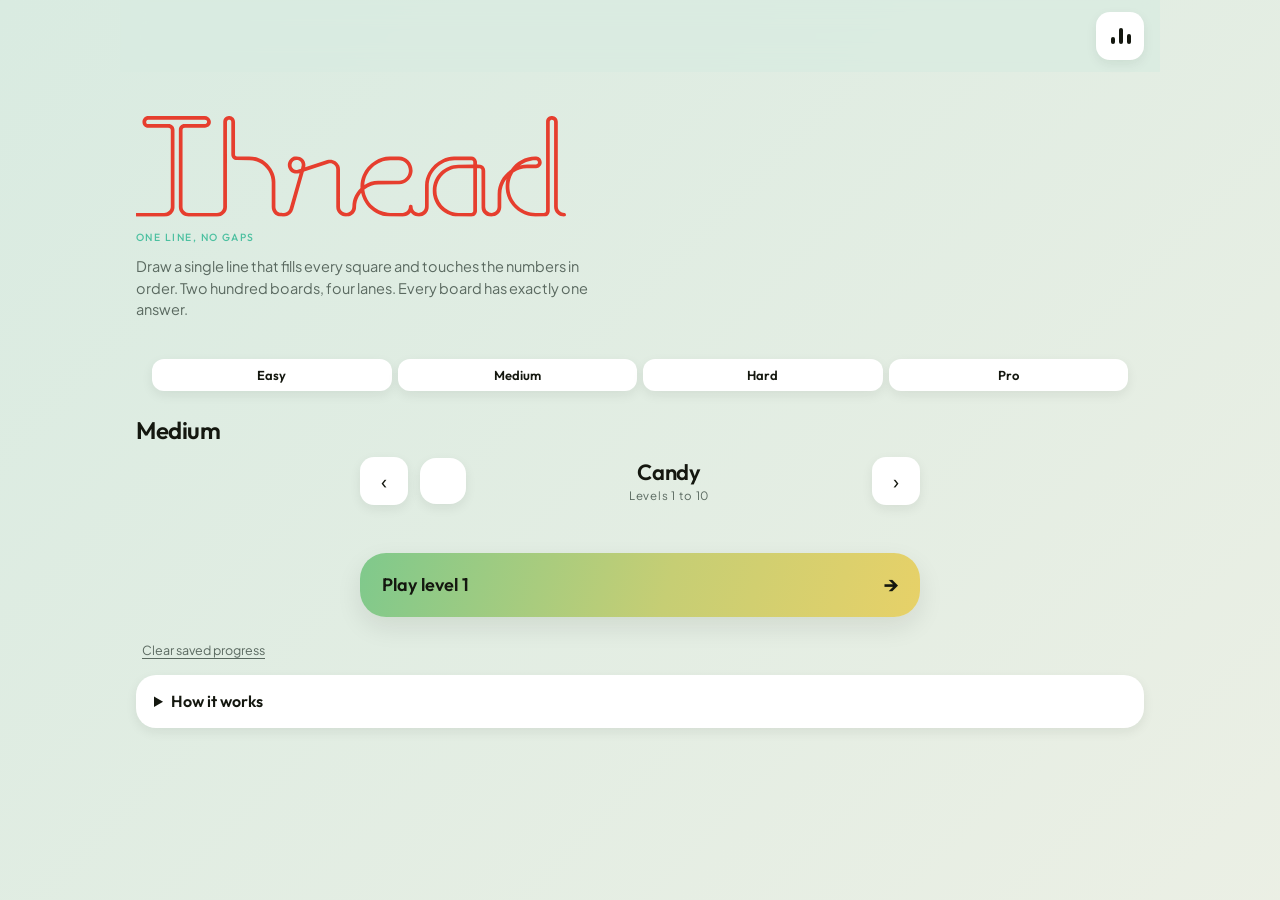
<file: index.html>
<!doctype html>
<html lang="en">
<head>
<meta charset="utf-8">
<title>Thread</title>
<meta name="viewport" content="width=device-width, initial-scale=1, maximum-scale=1, user-scalable=no, viewport-fit=cover">
<meta name="theme-color" content="#FBE4EC">
<meta name="description" content="Thread: one line, no gaps. A logic puzzle in 200 levels.">
<link rel="manifest" href="manifest.webmanifest">
<link rel="apple-touch-icon" href="icons/icon-180.png">
<meta name="apple-mobile-web-app-capable" content="yes">
<meta name="apple-mobile-web-app-title" content="Thread">
<link rel="preconnect" href="https://fonts.googleapis.com">
<link rel="preconnect" href="https://fonts.gstatic.com" crossorigin>
<link href="https://fonts.googleapis.com/css2?family=Outfit:wght@400;500;600;700&family=Plus+Jakarta+Sans:wght@400;500;600;700;800&display=swap" rel="stylesheet">
<link rel="preload" as="image" href="mascot.png">
<link rel="stylesheet" href="styles.css">
</head>
<body>
  <noscript>
  <div style="padding: 40px 20px; text-align: center; font-family: sans-serif; background: #fff; color: #333; position: fixed; inset: 0; z-index: 9999;">
    <h2>JavaScript Required</h2>
    <p>Please enable JavaScript in your browser settings to play Thread.</p>
  </div>
</noscript>


<svg width="0" height="0" style="position:absolute" aria-hidden="true">
  <symbol id="logo" viewBox="0 0 1502.83 351.88"><path fill="currentColor" d="M1293.25,228.41l1.28-8.15c-11.52,15.76-17.63,34.29-17.69,53.75l-.13,44.77c-.03,9.99-4.82,18.82-12.32,25.07-6.24,5.19-13.17,7.49-21.37,7.89-18.26.89-35.3-13.28-35.33-32.29l-.22-129.36c0-3.88-3.3-7.05-6.97-7.06l-8.6-.04v147.97c0,11.61-9.1,20.8-20.64,20.78l-45.33-.08c-13.27-.02-25.8-3.18-37.7-8.99-25.81-12.61-44.49-36.81-49.61-65.12-5.51-30.42,4.31-61.19,26.51-82.45,16.55-15.85,38.29-25.11,61.37-25.13l52.19-.06.05-8.97c.02-2.94-2.36-6.08-5.81-6.08h-59.39c-48.72,0-90.33,41.12-90.42,90.19l-.14,72.42c0,4.89-.78,9.53-2.72,13.78-6.45,14.16-20.88,22.02-36.25,20.28-9.6-1.09-17.99-5.58-23.56-13.93-6.76,9.13-16.88,14.17-28.18,14.14l-45.25-.1c-16.82-.04-32.84-4.6-47.61-12.55-26.46-14.26-45.37-39.69-52.05-68.91l-.25-1.04c-.05-.22-.67,0-.87.13l-7.81,12.19c-6.02,11.34-9.2,23.47-9.19,36.33.02,17.99-13.77,32.78-31.71,33.89-9.52.59-18.39-1.98-25.54-8.1-7.62-6.52-12.06-15.32-12.06-25.64l-.08-132.21c0-13.31-14.49-23.75-26.54-19.78l-85.31,28.05c-.52.17-1.25.78-1.38,1.27l-37.28,131.51c-3.6,12.71-13.78,21.93-26.9,24.24-6.02,1.06-12.19,1.1-18.42.41-17.16-1.89-29.73-16.5-29.75-33.64l-.07-86.21c-.02-28.62-17.26-54.78-42.09-68.12-10.81-5.8-22.24-9.06-34.61-9.11l-45.15-.17c-10.78-.04-19.27-8.77-19.28-19.73l-.07-113.84c0-2.95-1.75-5.03-3.66-6.25-2.28-1.45-5.09-1.84-7.41-.43-2.55,1.55-4.04,3.99-4.04,7.23v297.76c-.01,17.93-15.96,32.85-34.65,32.85h-99.99c-18.2-.01-33.57-14.85-33.57-33.32V48.16c0-10.9,8.66-19.91,19.41-19.93l70.89-.08c4.26,0,8.31-2.69,8.56-7.15s-3.56-7.97-8.15-7.97l-198.26.04c-4.78,0-7.05,5.52-6.52,9.26.5,3.54,2.77,5.8,6.48,5.8h71.41c11.47.01,20.99,8.72,20.99,20.5v270.28c0,5.68-1.76,11.06-4.46,15.54-6.83,11.32-18.46,17.35-31.57,17.35l-97.34-.02c-.44,0-1.09.13-1.09-.07v-1.64s-.02-11.3-.02-11.3h98.43c12.32-.01,23.06-9.53,23.06-21.37V48.62c0-4.93-4.78-7.5-9.01-7.5l-69.91.04c-11.58,0-19.97-8.72-20.11-20.12S31.12,0,43.1,0l197.28.02c4.79,0,8.53,1.42,12.21,3.93,9.77,6.65,12.29,20.42,4.39,29.54-4.11,4.74-10.12,7.63-16.5,7.63h-69.91c-4.25.01-7.93,3.05-7.93,7.71v268.49c0,11.79,9.59,21.38,21.43,21.38h98.93c11.18.01,21.82-9.01,21.82-20.54l.09-297.51c0-12.37,9.9-21.65,22.16-20.57,10.7.95,19.01,9.41,19.02,20.53l.09,115.13c0,3.22,3.45,5.47,6.33,5.48l43.52.04c36.23.04,68.58,21.49,83.3,54.44,4.85,10.85,7.83,22.19,7.84,34.26l.11,87.01c.01,11.14,8.14,20.47,19.19,21.55,5.11.5,10.02.29,14.91-.52,6.35-2.01,11.68-5.79,14.22-11.93l.53-.72,17.48-61.81,17.06-60.35.81-2.88c-.02-.24-.25-.7-.47-.61l-1.29.53c-11.23,2.98-22.89-.13-31.14-8.36-10.8-11.41-10.76-29.76.12-41.1,4.33-4.52,9.51-7.66,15.55-8.87,10.39-2.07,20.75.19,28.19,7.42,7.6,6.89,11.16,17.44,9.12,27.78-.12.31-.63,2.05-.24,1.93l2.5-.78,74.51-24.15c16.83-5.45,34.79,3.39,41.9,19.07,1.71,3.77,2.64,7.7,2.64,11.92l.04,131.83c0,6.87,2.9,12.52,8.02,16.75,6.52,5.39,15.73,6.58,23.42,2.74s11.86-11.16,11.93-19.96c.09-12.78,2.69-25.02,8.12-36.54,4.82-10.45,11.3-19.51,19.61-27.41l.59-1.05c-.92-15.59,1.78-31.04,7.99-45.36,8.82-20.69,23.67-37.57,42.89-49.14,15.49-9.33,32.56-15.09,50.75-15.1l33.09-.02c29.78.71,52.13,28.31,46.51,57.71-4.12,21.55-22.95,38.74-45.31,39.34l-73.37.27c-17.47.06-33.71,5.88-47.54,16.46-1.11.85-1.72,1.31-1.5,2.82,3.17,22.14,13.63,42.67,30.54,57.4,16.79,14.63,38.03,22.8,60.34,22.83l42.49.04c12.66.01,22.56-10.12,22.3-22.55-.08-3.76,3.42-5.72,6.68-5.58,3.8.16,6.29,2.51,6.27,6.31-.03,7.1,2.98,13.42,8.85,17.67,6.71,4.86,15.8,5.46,23.21,1.3,6.89-3.87,11.21-10.85,11.23-19.41l.18-74.41c.04-15.81,4.84-30.54,12.04-44.3,10.99-21,28.54-37.18,50.11-46.95,12.16-5.51,25.01-8.91,38.52-8.92l61.03-.08c9.24-.01,17.1,6.61,19.34,15.51,1.86,7.43-1.04,12.54,2.23,12.62l9.54.24c10.52,1.43,17.54,10.41,17.55,20.9l.04,127.37c0,8.91,6.69,16.3,14.04,18.93,8.91,3.19,17.86.39,23.87-6.34,3.51-3.93,5.22-8.69,5.24-14.06l.12-44.74c.09-33.46,18.12-65.52,45.73-84.1,19.47-29.62,54.1-48.33,89.49-46.69,12.04.56,19.99,11.4,18.79,23.09-1.01,9.77-9.04,17.61-19.12,17.69l-32.73.27c-16.33.14-31.74,5.41-45.46,13.98-1.16.72-2.13,1.75-2.71,2.88l-5.92,11.65c-6.79,16.66-8.72,34.62-5.37,52.54,7.96,42.51,46.09,74.94,89.45,75.11l28.47.11c4.8.02,8.66-2.82,8.66-7.87l.05-311.25c0-10.54,8.34-18.64,18.29-19.57,12.03-1.11,22.77,7.92,22.77,20.25l.03,295.53c0,4.93.88,9.04,3.45,12.88,4.77,7.1,12.15,9.84,20.33,10.31,3.64.21,5.34,5.14,4.59,7.7-1.11,3.8-4.1,5.19-7.82,5.02-19.01-.86-33.6-15.26-33.6-34.37V23.67c0-3.56-.05-6.24-2.62-8.51-2.01-1.77-5.05-2.93-8.06-1.49-2.3,1.1-4.44,3.64-4.44,6.66v310.59c0,11.38-7.99,20.69-19.72,20.72l-30.68.08c-35.31.09-69.67-19.7-88.08-49.84-8.72-14.27-14.17-29.75-15.39-46.47-.66-9.05-.46-17.8.98-27ZM576.48,184.45l2.57-11.43c1.48-10.55-7.3-18.84-17.51-18.86-9.42-.02-17.03,6.3-17.86,15.73-.53,6.04,1.74,11.75,6.77,15.2,4.4,3.02,9.56,4.21,14.8,2.67l11.22-3.31ZM1397.51,169.38c4.26-.44,7.26-3.18,7.41-7.19.11-2.94-2.23-7.26-6.08-7.59-18.58-1.61-41.82,6.81-57.09,18.5,8.9-1.82,16.96-3.67,25.77-3.68l30-.05ZM919.3,226.03c17.89-.05,32.28-14.35,34.17-31.44,2.34-21.19-13.75-39.76-35-39.76h-29.45c-47.81,0-88.49,38.24-91.01,86.34,14.33-9.69,30.69-14.9,48.01-14.94l73.28-.2ZM1127.26,338.69l44.73.05c3.63,0,6.75-2.37,6.75-6.32l.02-149.51-51.69.06c-11.57.01-22.23,2.63-32.46,7.65-35.46,16.98-53.45,58.91-40.07,95.86,6.73,18.59,19.73,33.7,37.04,42.97,11.1,5.95,22.69,9.24,35.69,9.25Z"/></symbol>
</svg>

<!-- ============ sign in ============ -->
<section class="gate done" id="gate">
  <div class="gatecard">
    <svg class="wordmark gatelogo" viewBox="0 0 1502.83 351.88" role="img" aria-label="Thread"><use href="#logo"/></svg>
    <p class="gateblurb">Sign in so your progress follows you to any phone.</p>
    <div id="gNew" hidden>
      <label class="field"><span>Full Name</span>
        <input id="gName" type="text" autocomplete="name" autocapitalize="words" placeholder="e.g. Ana Ruiz">
      </label>
      <label class="field"><span>Date of Birth</span>
        <input id="gDob" type="date" required>
      </label>
    </div>
    <label class="field"><span>Email</span>
      <input id="gEmail" type="email" autocomplete="email" inputmode="email" autocapitalize="none" spellcheck="false" placeholder="you@example.com">
    </label>
    <label class="field"><span>Password</span>
      <input id="gPass" type="password" autocomplete="current-password" placeholder="At least 8 characters">
    </label>
    <button class="gatego" id="gGo">Sign in</button>
    <p class="gateswap">
      <span id="gSwapText">New here?</span>
      <button id="gSwap">Create an account</button>
    </p>
    <p class="gatemsg" id="gMsg" role="status" aria-live="polite"></p>
  </div>
</section>



<div class="wrap">
  <!-- ================= home ================= -->
  <section class="screen on" id="home">
        <div class="hdr">
      <button class="icon" id="who" aria-label="Menu" hidden>
        <svg viewBox="0 0 24 24" width="24" height="24" fill="currentColor"><path d="M3 18h18v-2H3v2zm0-5h18v-2H3v2zm0-7v2h18V6H3z"/></svg>
      </button>
      <div style="flex: 1;"></div>
      <button class="icon snd" id="sndHome" aria-pressed="true" aria-label="Sound on"><div class="eq"><i></i><i></i><i></i></div>
        <svg class="mute-icon" viewBox="0 0 24 24" width="24" height="24" fill="currentColor" style="display:none;"><path d="M16.5 12c0-1.77-1.02-3.29-2.5-4.03v2.21l2.45 2.45c.03-.2.05-.41.05-.63zm2.5 0c0 .94-.2 1.82-.54 2.64l1.51 1.51C20.63 14.91 21 13.5 21 12c0-4.28-2.99-7.86-7-8.77v2.06c2.89.86 5 3.54 5 6.71zM4.27 3L3 4.27 7.73 9H3v6h4l5 5v-6.73l4.25 4.25c-.67.52-1.42.93-2.25 1.18v2.06c1.38-.31 2.63-.95 3.69-1.81L19.73 21 21 19.73l-9-9L4.27 3zM12 4L9.91 6.09 12 8.18V4z"/></svg></button>
    </div>
    <div class="mast">
      <h1 class="logo">
        <svg class="wordmark" viewBox="0 0 1502.83 351.88" role="img" aria-label="Thread"><use href="#logo"/></svg>
        <span>one line, no gaps</span>
      </h1>
      <p>Draw a single line that fills every square and touches the numbers in order. Two hundred boards, four lanes. Every board has exactly one answer.</p>
    </div>

    <div class="lanes" role="group" aria-label="Difficulty">
      <button class="lane" data-lane="easy" aria-pressed="false">
        <b>Easy</b>
      </button>
      <button class="lane" data-lane="medium" aria-pressed="false">
        <b>Medium</b>
      </button>
      <button class="lane" data-lane="hard" aria-pressed="false">
        <b>Hard</b>
      </button>
      <button class="lane" data-lane="pro" aria-pressed="false">
        <b>Pro</b>
      </button>
    </div>

    <div class="bar">
      <h2 id="mapTitle">Medium</h2>
      <span id="mapStat"></span>
    </div>
    <div class="worldbar">
      <button class="icon" id="prevW" aria-label="Previous world">&lsaquo;</button>
      <div class="glyph" id="wGlyph"></div>
      <div class="naming"><b id="wName">Candy</b><small id="wRange">Levels 1 to 10</small></div>
      <button class="icon" id="nextW" aria-label="Next world">&rsaquo;</button>
    </div>
    <div class="map" id="map"></div>
    <div class="pips" id="pips" aria-label="Worlds"></div>
    <button class="cta" id="cta"><span id="ctaLabel">Play level 1</span><span>&rarr;</span></button>

    <div class="foot">
      <button id="resetAll">Clear saved progress</button>
      <details class="rules">
        <summary>How it works</summary>
        <div>
          <ol>
            <li>Start on 1 and finish on the highest number.</li>
            <li>Move between squares that share an edge. No diagonals.</li>
            <li>Fill every open square exactly once. No gaps, no crossings.</li>
            <li>Reach the numbers in order.</li>
          </ol>
          <p>Thick dark bars are walls, and the line cannot cross them. Drag back along the line to rub it out.</p><p>On Medium and Hard you are free to go the wrong way, so you can wall yourself in or take a number out of turn. If the line runs out of room, the board is lost and you start it again. Retries are free and unlimited. Easy keeps a safety net: it refuses any move that would strand a square or skip a number.</p>
          <p>Three dots per level: one for solving it, one for solving it without rubbing anything out, one for doing that inside the target time. Target times are provisional and not yet set from playtest data.</p>
        </div>
      </details>
    </div>
  </section>

  <!-- ================= play ================= -->
  <section class="screen" id="play">
    <div class="top">
      <button class="icon" id="back" aria-label="Back to level list">&larr;</button>
      <div class="lv">Level <span id="lvNum">1</span><em id="lvLane">Medium</em></div>
      <div class="sp"></div>
      <div class="lv" id="lvDots" aria-live="off"></div>
      <button class="icon snd" id="sndPlay" aria-pressed="true" aria-label="Sound on"><div class="eq"><i></i><i></i><i></i></div>
        <svg class="mute-icon" viewBox="0 0 24 24" width="24" height="24" fill="currentColor" style="display:none;"><path d="M16.5 12c0-1.77-1.02-3.29-2.5-4.03v2.21l2.45 2.45c.03-.2.05-.41.05-.63zm2.5 0c0 .94-.2 1.82-.54 2.64l1.51 1.51C20.63 14.91 21 13.5 21 12c0-4.28-2.99-7.86-7-8.77v2.06c2.89.86 5 3.54 5 6.71zM4.27 3L3 4.27 7.73 9H3v6h4l5 5v-6.73l4.25 4.25c-.67.52-1.42.93-2.25 1.18v2.06c1.38-.31 2.63-.95 3.69-1.81L19.73 21 21 19.73l-9-9L4.27 3zM12 4L9.91 6.09 12 8.18V4z"/></svg></button>
    </div>
    <div class="strip"><i id="stripFill"></i></div>

    <div class="stage">
      <div class="side">
        <dl>
          <div class="pair wide"><dt>Lane</dt><dd id="sLane">Medium</dd></div>
          <div class="pair"><dt>Numbers</dt><dd id="sNums">1&ndash;5</dd></div>
          <div class="pair wide"><dt>Squares</dt><dd id="sCells">16</dd></div>
          <div class="pair"><dt>Filled</dt><dd id="sFilled">1</dd></div>
          <div class="pair"><dt>Next</dt><dd id="sNext">2</dd></div>
          <div class="pair wide"><dt>Target time</dt><dd id="sPar">&mdash;</dd></div>
        </dl>
        <p class="note">Arrow keys draw, Backspace rubs out, H asks for a hint, R restarts the board.</p>
      </div>

      <div class="boardwrap">
        <div class="playcol">
          <div class="clock" id="clock" hidden>
            <div class="track"><i id="clockFill"></i></div>
            <div class="lab"><span id="clockLab">0:00</span><span id="clockNote"></span></div>
          </div>
          <div class="boardslot"><svg class="board" id="board" role="application" aria-label="Puzzle board"></svg></div>
          <div class="controls">
            <button class="ctl" id="undo"><b>Rub out</b><span class="badge" id="undoBadge"></span></button>
            <button class="ctl" id="hint"><b>Hint</b><span class="badge" id="hintBadge"></span></button>
            <button class="ctl" id="reset"><b>Start over</b></button>
          </div>
          <div class="say" id="say" role="status" aria-live="polite"></div>
        </div>
      </div>
    </div>
  </section>

  <!-- ================= profile ================= -->
  <section class="screen" id="profile">
    <div class="top">
      <button class="icon" id="profBack" aria-label="Back to home">&larr;</button>
      <div class="lv">Your Profile</div>
      <div class="sp"></div>
    </div>

    <div class="mast" style="padding-top: 10px;">
      <h1>Progress</h1>
      <p>Here is your current standing across all lanes.</p>
    </div>

    <div class="lanes" id="profStats" style="margin-bottom: 18px;">
      <!-- stats injected here -->
    </div>

    

    <div class="rewards" id="profRewards">
      <h2>Looks</h2>
      <p id="profRewardsNote">Earn stars to unlock more.</p>
      <div class="swatches">
        <button data-color="default" class="swatch sw-default">Classic</button>
        <button data-color="pink" id="themePink" class="swatch sw-pink" hidden>Blossom</button>
        <button data-color="gold" id="themeGold" class="swatch sw-gold" hidden>Amber</button>
      </div>
      <div class="swatches">
        <button data-audio="default" class="swatch">Soft sound</button>
        <button data-audio="8bit" id="audio8Bit" class="swatch" hidden>8-bit sound</button>
      </div>
    </div>

    <div class="foot">
      <p style="margin-bottom: 12px;">Have an idea or found a bug?</p>
      <a id="profMailLink" href="#" hidden class="gatego" style="display:inline-block; text-decoration:none; text-align:center;">Email the Developer</a>
      <p id="profMailNote" hidden>No developer address is set yet. Fill in SUPPORT_EMAIL in config.js to switch this on.</p>
      <p style="margin-top: 24px;"><button id="profReset" class="danger">Clear saved progress</button></p>
      <p style="margin-top: 12px;"><button id="profSignOut" style="text-decoration: underline; color: var(--ink-soft);">Sign out</button></p>
    </div>
  </section>
</div>

<div class="over" id="over">
  <div class="card">
    <h3 id="ovTitle">Solved</h3>
    <div class="stars" id="ovStars"><i></i><i></i><i></i></div>
    <p id="ovBody"></p>
    <div class="row">
      <button id="ovAgain">Play again</button>
      <button class="pri" id="ovNext">Next level</button>
    </div>
  </div>
</div>
<script src="config.js"></script>
<script src="logic.js"></script>
<script type="module" src="app.js?v=7"></script>
<script type="module" src="sync.js?v=3"></script>
<script>
  if ('serviceWorker' in navigator) {
    navigator.serviceWorker.register('sw.js').then(function(reg) {
      reg.addEventListener('updatefound', function() {
        const newWorker = reg.installing;
        newWorker.addEventListener('statechange', function() {
          if (newWorker.state === 'installed' && navigator.serviceWorker.controller) {
            const btn = document.createElement('button');
            btn.textContent = 'Update Available - Tap to Refresh';
            btn.style.cssText = 'position:fixed;bottom:24px;left:50%;transform:translateX(-50%);background:var(--ink);color:#fff;padding:12px 24px;border-radius:24px;z-index:9999;font-weight:bold;box-shadow:var(--shadow);';
            btn.onclick = () => window.location.reload();
            document.body.appendChild(btn);
          }
        });
      });
    });
  }
</script>
<div id="syncToast" style="position:fixed; bottom:20px; left:50%; transform:translateX(-50%); background:var(--ink); color:var(--cell); padding:8px 16px; border-radius:20px; font-size:12px; font-family:var(--body); opacity:0; pointer-events:none; transition:opacity 0.3s; z-index:999;">Syncing...</div>
<canvas id="sparks" style="position:fixed; top:0; left:0; width:100%; height:100%; pointer-events:none; z-index:999;"></canvas></body>
</html>
</file>
<file: styles.css>
@view-transition { navigation: auto; }
:root {
    --ground: #D9EBE1;
    --panel: #FFFFFF;
    --cream: #F7F2E7;
    --cell: #FFFFFF;
    --ink: #14170F;
    --ink-soft: #5A6960; /* Darkened for accessibility contrast */
    --rule: #E2EAE3;
    --mint: #4CC0A0;
    --thread: #E63E2E;
    --thread-core: #FF7A5C;
    --gold: #E8C04A;
    --grad: linear-gradient(105deg, #7FC98C 0%, #C6CE74 55%, #E7D168 100%);
    --shadow: 0 10px 26px rgba(20, 23, 15, .09);
    --shadow-s: 0 4px 12px rgba(20, 23, 15, .07);
    --display: "Outfit", ui-sans-serif, system-ui, -apple-system, "Segoe UI", sans-serif;
    --body: "Plus Jakarta Sans", ui-sans-serif, system-ui, -apple-system, "Segoe UI", sans-serif;
  }
  * { box-sizing: border-box; -webkit-tap-highlight-color: transparent; }
  [hidden] { display: none !important; }
  html, body { margin: 0; padding: 0; background: var(--ground); color: var(--ink); font-family: var(--body);
    -webkit-font-smoothing: antialiased; text-rendering: optimizeLegibility; }
  .num { font-variant-numeric: tabular-nums; font-feature-settings: "tnum" 1; }
  body { min-height: 100vh; overscroll-behavior: none; }
  body.playing { overflow: hidden; height: 100vh; height: 100dvh; }
  body.playing .wrap { height: 100vh; height: 100dvh; display: flex; flex-direction: column;
    padding: 0 12px calc(10px + env(safe-area-inset-bottom)); }
  body.playing #play.on { display: flex; flex-direction: column; flex: 1; min-height: 0; }
  button { font: inherit; color: inherit; border: 0; background: none; cursor: pointer; font-family: var(--body); }
  button:focus-visible, [tabindex]:focus-visible { outline: 3px solid var(--mint); outline-offset: 2px; }

  .wrap { max-width: 1040px; margin: 0 auto; padding: 0 16px 24px; }
  .snd { font-size: 19px; line-height: 1; }
  .snd.off { opacity: .38; }
  .screen { display: none; }
.screen.on { display: block; animation: fadeUp 0.3s ease-out forwards; }
@keyframes fadeUp { from { opacity: 0; transform: translateY(15px); } to { opacity: 1; transform: translateY(0); } }
  

  /* ---------- home ---------- */
  .mast { padding: clamp(24px, 7vw, 44px) 0 16px; }
  .mast h1 {
    font-family: var(--display); font-weight: 700; font-size: clamp(52px, 17vw, 96px);
    line-height: .88; margin: 0; letter-spacing: -.01em;
  }
  .mast h1 span { display: block; font-size: .26em; font-weight: 500; letter-spacing: .14em; text-transform: uppercase; color: var(--mint); margin-top: 16px; transition: color .4s ease; }
  .mast p { max-width: 42ch; margin: 14px 0 0; color: var(--ink-soft); line-height: 1.5; font-size: 14.5px; }

  .lanes { display: flex; flex-direction: row; flex-wrap: nowrap; gap: 6px; margin: 22px 16px 12px 16px; justify-content: center; }
.lanes::-webkit-scrollbar { display: none; }

  .lane { padding: 8px 4px; border-radius: 12px; background: var(--panel); box-shadow: var(--shadow-s); text-align: center; flex: 1 1 0; min-width: 0; }
  .lanes .lane b { font-size: 13px; font-weight: 600; display: block; overflow: hidden; text-overflow: ellipsis; }
  .lane b { font-family: var(--display); font-size: 18px; font-weight: 600; display: block; }
  .lane[aria-pressed="true"] { background: var(--ink); color: #fff; box-shadow: var(--shadow); }

  .bar { display: flex; align-items: baseline; justify-content: space-between; margin: 26px 0 12px; }
  .bar h2 { font-family: var(--display); font-weight: 600; font-size: 19px; margin: 0; }
  .bar span { font-size: 12.5px; color: var(--ink-soft); }

  .worldbar { display: flex; align-items: center; gap: 12px; margin: 2px auto 14px; max-width: 560px; }
  .worldbar .glyph { flex: none; width: 46px; height: 46px; border-radius: 16px; background: var(--panel);
    box-shadow: var(--shadow-s); display: flex; align-items: center; justify-content: center; }
  .worldbar .naming { flex: 1; text-align: center; }
  .worldbar .naming b { display: block; font-family: var(--display); font-weight: 600; font-size: 22px; letter-spacing: -.01em; }
  .worldbar .naming small { display: block; font-size: 11.5px; color: var(--ink-soft); letter-spacing: .07em; margin-top: 2px; }
  .worldbar .icon { font-size: 20px; }
  .worldbar .icon:disabled { opacity: .3; box-shadow: none; cursor: default; }

  .map { display: grid; grid-template-columns: repeat(5, 1fr); gap: 8px; max-width: 560px; margin: 0 auto; touch-action: pan-y; }
  .pips { display: flex; flex-wrap: wrap; gap: 7px; justify-content: center; margin: 16px auto 0; max-width: 560px; }
  .pips button { width: 9px; height: 9px; border-radius: 50%; background: rgba(20, 23, 15, .16); padding: 0; }
  .pips button.on { background: var(--mint); transform: scale(1.5); }
  .pips button.locked { opacity: .3; }
  .node {
    position: relative; aspect-ratio: 1; border-radius: 16px; background: var(--panel);
    box-shadow: var(--shadow-s); font-family: var(--display); font-weight: 600; font-size: 17px; letter-spacing: -.01em; font-variant-numeric: tabular-nums;
    display: flex; align-items: center; justify-content: center; padding-bottom: 8px; color: var(--ink);
  }
  .node.locked { color: #B4C2B8; background: rgba(255, 255, 255, .42); box-shadow: none; cursor: default; }
  .node.done { background: var(--cream); }
  .node.next { background: var(--grad); box-shadow: var(--shadow); }
  .node .st { position: absolute; bottom: 7px; left: 0; right: 0; display: flex; justify-content: center; gap: 3px; }
  .node .st i { width: 5px; height: 5px; border-radius: 50%; background: var(--gold); display: block; }

  .cta {
    position: sticky; bottom: 12px; margin: 18px auto 0; max-width: 560px; width: 100%; padding: 18px 22px; border-radius: 26px;
    background: var(--grad); box-shadow: var(--shadow); display: flex; align-items: center; justify-content: space-between;
    font-family: var(--display); font-weight: 600; font-size: 18px;
  }
  .cta span:last-child { font-size: 22px; }

  .foot { margin-top: 22px; font-size: 12.5px; color: var(--ink-soft); line-height: 1.6; }
  .foot button { text-decoration: underline; text-underline-offset: 3px; }
  details.rules { margin-top: 14px; background: var(--panel); border-radius: 20px; padding: 14px 18px; box-shadow: var(--shadow-s); }
  details.rules summary { font-family: var(--display); font-weight: 600; font-size: 16px; cursor: pointer; color: var(--ink); }
  details.rules div { font-size: 13.5px; line-height: 1.6; color: var(--ink-soft); max-width: 62ch; }
  details.rules ol { padding-left: 18px; }

  /* ---------- play ---------- */
  .top { 
    display: flex; align-items: center; gap: 10px; flex: none;
    padding: calc(10px + env(safe-area-inset-top)) 16px 8px;
    margin: 0 -16px;
    position: sticky; top: 0; z-index: 30;
    background: color-mix(in srgb, var(--ground) 75%, transparent);
    backdrop-filter: blur(12px); -webkit-backdrop-filter: blur(12px);
  }
  .top .lv { font-family: var(--display); font-weight: 600; font-size: 17px; font-variant-numeric: tabular-nums; }
  .top .lv em { font-style: normal; color: var(--ink-soft); font-size: 12px; margin-left: 7px; font-family: var(--body); }
  .top .sp { flex: 1; }
  #lvDots { color: var(--gold); letter-spacing: 2px; }
  .icon {
    width: 48px; height: 48px; border-radius: 14px; background: var(--panel); box-shadow: var(--shadow-s);
    font-size: 17px; display: flex; align-items: center; justify-content: center; flex: none;
    color: var(--ink); text-decoration: none;   /* .icon is a link on some pages */
  }
  .strip { height: 4px; border-radius: 4px; background: rgba(255, 255, 255, .6); position: relative; flex: none; overflow: hidden; }
  .strip i { position: absolute; inset: 0 auto 0 0; background: var(--grad); display: block; border-radius: 4px; }

  .stage { display: flex; flex-direction: column; align-items: stretch; flex: 1; min-height: 0; }
  .side { width: 100%; flex: none; }
  .side dl { display: flex; flex-wrap: wrap; gap: 4px 18px; margin: 10px 2px 0; font-size: 12.5px; align-items: baseline; }
  .side dt { color: var(--ink-soft); }
  .side dd { margin: 0 0 0 6px; font-family: var(--display); font-weight: 600; font-size: 14px; font-variant-numeric: tabular-nums; }
  .side .pair { display: flex; align-items: baseline; }
  .side .pair.wide { display: none; }
  .side .note { display: none; }

  .boardwrap { width: 100%; display: flex; flex-direction: column; padding: 4px 0 0; flex: 1; min-height: 0; }
  .playcol { width: 100%; display: flex; flex-direction: column; flex: 1; min-height: 0; }
  .boardslot {
    flex: 1; min-height: 0; position: relative; margin: 10px 0;
    background: var(--cream); border-radius: 28px; box-shadow: var(--shadow);
  }
  svg.board {
    position: absolute; inset: 16px; width: auto; height: auto; display: block;
    touch-action: none; user-select: none; -webkit-user-select: none;
  }
  svg.board text { font-family: var(--display); font-weight: 600; }

  @media (min-width: 860px) {
    .stage { flex-direction: row; align-items: stretch; gap: 32px; }
    .side { width: 280px; flex: none; padding-top: 14px; }
    .side dl { display: grid; grid-template-columns: 1fr auto; gap: 9px 12px; margin: 16px 0 0; font-size: 13px;
      background: var(--panel); border-radius: 22px; padding: 16px 18px; box-shadow: var(--shadow-s); }
    .side .pair, .side .pair.wide { display: contents; }
    .side dd { text-align: right; margin: 0; font-size: 15px; }
    .side .note { display: block; margin-top: 16px; font-size: 12.5px; color: var(--ink-soft); line-height: 1.55; padding: 0 4px; }
    .boardwrap { flex: 1; }
    .boardslot { margin: 0; }
  }

  .clock { width: 100%; max-width: 540px; margin: 0 auto; flex: none; }
  .clock .track { height: 6px; border-radius: 6px; background: rgba(255, 255, 255, .65); position: relative; overflow: hidden; }
  .clock .track i { position: absolute; inset: 0 auto 0 0; background: var(--grad); display: block; }
  .clock.low .track i { background: var(--thread); }
  .clock .lab { display: flex; justify-content: space-between; font-size: 11.5px; color: var(--ink-soft); margin-top: 5px; }
  .clock .lab span:first-child { font-family: var(--display); font-weight: 600; font-size: 13px; color: var(--ink);
    font-variant-numeric: tabular-nums; }

  .controls { user-select: none; -webkit-user-select: none; display: flex; gap: 8px; width: 100%; max-width: 540px; margin: 8px auto 0; flex: none; }
  .ctl {
    flex: 1; min-height: 54px; padding: 14px 8px; border-radius: 20px;
    background: var(--panel); box-shadow: var(--shadow-s); font-size: 14px; position: relative;
  }
  .ctl:disabled { opacity: .42; box-shadow: none; cursor: default; }
  .ctl b { font-weight: 700; }
  .ctl .badge { font-size: 11px; color: var(--ink-soft); margin-left: 5px; font-family: var(--display); }

  .say { height: 32px; display: flex; align-items: center; justify-content: center; text-align: center;
    font-size: 12.5px; line-height: 1.3; color: var(--ink-soft); flex: none; padding: 0 6px; }

  .over { position: fixed; inset: 0; background: rgba(217, 235, 225, .6); backdrop-filter: blur(12px); -webkit-backdrop-filter: blur(12px); display: none;
    align-items: center; justify-content: center; padding: 24px; z-index: 20; }
  .over.on { display: flex; }
  .card { background: var(--panel); border-radius: 30px; padding: 28px 26px; max-width: 340px; width: 100%; box-shadow: var(--shadow); }
  .card h3 { font-family: var(--display); font-weight: 700; font-size: 30px; margin: 0 0 10px; }
  .card p { margin: 0 0 18px; font-size: 13.5px; color: var(--ink-soft); line-height: 1.55; }
  .stars { display: flex; gap: 7px; margin: 0 0 16px; }
  .stars i { width: 12px; height: 12px; border-radius: 50%; background: var(--rule); display: block; }
  .stars i.on { background: var(--gold); }
  .card .row { display: flex; gap: 8px; }
  .card .row button { flex: 1; padding: 15px; border-radius: 20px; background: var(--cream); font-size: 14px; font-family: var(--display); font-weight: 600; }
  .card .row button.pri { background: var(--grad); box-shadow: var(--shadow-s); }

  @media (prefers-reduced-motion: no-preference) {
    .pulse { animation: pulse 1.9s ease-in-out infinite; }
    @keyframes pulse { 0%,100% { opacity: .25 } 50% { opacity: .95 } }
    .win-thread { animation: glow .8s ease-out 1; }
    @keyframes glow { 0% { stroke-width: .13; opacity: .55 } 45% { stroke-width: .3; opacity: 1 } 100% { stroke-width: .13; opacity: .55 } }
  }

/* ---------- wordmark ---------- */
.wordmark { display: block; width: min(100%, 430px); height: auto;
  color: var(--thread); fill: currentColor; transition: color .4s ease, fill .4s ease; }
.wordmark * { fill: currentColor; }
@media (prefers-reduced-motion: reduce) { .wordmark { transition: none; } }

/* ---------- home header ---------- */
.hdr { 
  display: flex; align-items: center; gap: 8px; 
  padding: calc(12px + env(safe-area-inset-top)) 16px 12px;
  margin: 0 -16px;
  position: sticky; top: 0; z-index: 30;
  background: color-mix(in srgb, var(--ground) 75%, transparent);
  backdrop-filter: blur(12px); -webkit-backdrop-filter: blur(12px);
}
.hdr .who {
  flex: 1; font-size: 12.5px; color: var(--ink-soft); overflow: hidden;
  text-overflow: ellipsis; white-space: nowrap; text-align: left; padding: 0;
  text-decoration: underline; text-underline-offset: 3px; cursor: pointer;
}

/* ---------- sign in ---------- */
.gate { position: fixed; inset: 0; z-index: 40; background: color-mix(in srgb, var(--ground) 85%, transparent); backdrop-filter: blur(12px); -webkit-backdrop-filter: blur(12px);
  display: flex; align-items: center; justify-content: center;
  padding: 24px calc(20px + env(safe-area-inset-left)) calc(24px + env(safe-area-inset-bottom)); }
.gate.done { display: none; }
.gatecard { width: 100%; max-width: 380px; }
.gatelogo { width: min(74%, 280px); margin: 0 auto 18px; }
.gateblurb { text-align: center; font-size: 14px; color: var(--ink-soft); line-height: 1.5; margin: 0 0 22px; }
.field { display: block; margin: 0 0 12px; }
.field span { display: block; font-size: 12px; color: var(--ink-soft); margin: 0 0 6px 14px; }
.field input {
  width: 100%; font: inherit; font-size: 16px; color: var(--ink);
  padding: 15px 16px; border: 0; border-radius: 20px; background: var(--panel); box-shadow: var(--shadow-s);
}
.field input:focus { outline: 3px solid var(--mint); outline-offset: 2px; }
.gatego {
  width: 100%; margin-top: 6px; padding: 17px; border-radius: 22px; background: var(--grad);
  box-shadow: var(--shadow); font-family: var(--display); font-weight: 600; font-size: 17px;
}
.gatego:disabled { opacity: .55; cursor: default; }
.gateswap { text-align: center; font-size: 13px; color: var(--ink-soft); margin: 16px 0 0; }
.gateswap button { text-decoration: underline; text-underline-offset: 3px; color: var(--ink); }
.gatemsg { min-height: 34px; text-align: center; font-size: 13px; line-height: 1.4; color: var(--thread); margin: 10px 0 0; }
.gatemsg.ok { color: var(--ink-soft); }

/* ---------- splash ---------- */
/* Full-bleed artwork on its own white ground, shown while the app works out
   whether anyone is signed in, and again by name after signing in. It is
   contained rather than cropped so the lettering survives every aspect ratio. */
.splash {
  position: fixed; inset: 0; z-index: 50; background: #fff;
  display: flex; align-items: center; justify-content: center;
  transition: opacity .45s ease;
}
.splash.go { opacity: 0; pointer-events: none; }
.splash img { width: 100%; height: 100%; object-fit: contain; display: block; }
.splashname {
  position: absolute; left: 0; right: 0; bottom: max(7vh, 40px);
  margin: 0; text-align: center; padding: 0 24px;
  font-family: var(--display); font-weight: 600; font-size: clamp(19px, 5.4vw, 26px);
  letter-spacing: -.01em; color: #E63E2E;
}

/* ---------- Micro-interactions & View Transitions ---------- */
.lane, .icon, .cta, .gatego { transition: transform 0.2s cubic-bezier(0.34, 1.56, 0.64, 1), box-shadow 0.2s ease, opacity 0.2s ease; }

@media (hover: hover) {
  .lane:hover { transform: scale(1.02); }
  .icon:hover { transform: scale(1.06); }
  .cta:hover { transform: translateY(-2px); box-shadow: 0 14px 30px rgba(20, 23, 15, .15); }
  .gatego:hover { transform: scale(1.02); }
}

.lane:active { transform: scale(0.96); }
.icon:active { transform: scale(0.92); }
.cta:active { transform: translateY(1px); box-shadow: 0 4px 12px rgba(20, 23, 15, .1); }
.gatego:active { transform: scale(0.96); }

::view-transition-old(root), ::view-transition-new(root) {
  animation-duration: 0.25s;
}

/* ---------- Minimalist Scrollbar ---------- */
::-webkit-scrollbar { width: 6px; height: 6px; }
::-webkit-scrollbar-track { background: transparent; }
::-webkit-scrollbar-thumb { background: color-mix(in srgb, var(--ink-soft) 40%, transparent); border-radius: 10px; }
::-webkit-scrollbar-thumb:hover { background: var(--ink-soft); }

/* ---------- Completion Ripple Glow ---------- */
@keyframes solveRipple {
  0% { box-shadow: 0 0 0 0 rgba(76, 192, 160, 0.5), var(--shadow); }
  100% { box-shadow: 0 0 0 32px rgba(76, 192, 160, 0), var(--shadow); }
}
.boardslot.solved-pulse {
  animation: solveRipple 0.7s cubic-bezier(0.2, 0.8, 0.2, 1);
}


/* ---------- Breathing Background ---------- */
body {
  background: linear-gradient(135deg, var(--ground) 0%, color-mix(in srgb, var(--ground) 40%, var(--cream) 60%) 50%, var(--ground) 100%);
  background-size: 200% 200%;
  animation: breathingBg 12s ease-in-out infinite;
  transition: background 0.8s ease;
}
@keyframes breathingBg {
  0% { background-position: 0% 50%; }
  50% { background-position: 100% 50%; }
  100% { background-position: 0% 50%; }
}

/* ---------- Audio Visualizer ---------- */
.eq { display: flex; gap: 3px; align-items: flex-end; height: 16px; justify-content: center; width: 100%; }
.eq i { 
  width: 4px; background: currentColor; border-radius: 2px; 
  animation: eqBounce 0.5s alternate infinite ease-in-out; 
}
.eq i:nth-child(1) { height: 7px; animation-delay: 0s; }
.eq i:nth-child(2) { height: 16px; animation-delay: 0.2s; }
.eq i:nth-child(3) { height: 10px; animation-delay: 0.4s; }

@keyframes eqBounce {
  0% { height: 4px; }
  100% { height: 16px; }
}

/* Pause animation when sound is off */
.snd.off .eq i { animation: none; height: 4px; transition: height 0.3s ease; }

/* ---------- Staggered Node Reveal ---------- */
@keyframes nodeReveal {
  from { opacity: 0; transform: translateY(16px) scale(0.9); }
  to { opacity: 1; transform: translateY(0) scale(1); }
}
.node {
  animation: nodeReveal 0.4s cubic-bezier(0.34, 1.56, 0.64, 1) backwards;
}

/* ---------- Next Level Unlock Pop ---------- */
.node.next::before {
  content: '';
  position: absolute;
  inset: -3px;
  border-radius: 18px;
  border: 2px solid var(--mint);
  opacity: 0;
  pointer-events: none;
  animation: nextPopRing 2s infinite ease-out 0.8s;
}
@keyframes nextPopRing {
  0% { transform: scale(0.85); opacity: 0; }
  20% { transform: scale(1); opacity: 1; }
  100% { transform: scale(1.15); opacity: 0; }
}

/* ---------- Neon Glowing Lines ---------- */
svg.board path[stroke="var(--thread)"] { filter: drop-shadow(0 0 6px var(--thread)); }



/* ---------- Self-Drawing Logo Animation ---------- */
@keyframes wipeIn {
  0% { clip-path: polygon(0 0, 0 0, 0 100%, 0 100%); }
  100% { clip-path: polygon(0 0, 100% 0, 100% 100%, 0 100%); }
}
.wordmark {
  animation: wipeIn 1.5s cubic-bezier(0.2, 0.8, 0.2, 1) forwards;
}



/* ---------- Star Pop Animation ---------- */
@keyframes starPop {
  0% { transform: scale(0); opacity: 0; }
  60% { transform: scale(1.4); opacity: 1; }
  100% { transform: scale(1); opacity: 1; }
}
.stars i.star-pop {
  animation: starPop 0.4s cubic-bezier(0.34, 1.56, 0.64, 1) forwards;
}

/* ---------- profile ---------- */
/* The stats reuse .lanes, which is a row for the compact home picker. These
   cards carry far more text, so stack them rather than crushing three into a
   phone's width. */
#profStats { flex-direction: column; align-items: stretch; overflow: visible; }
#profStats .lane { text-align: left; flex: auto; }
/* .gatego is a button style and an anchor does not inherit colour from it,
   so without this the link renders in the browser's default blue. */
#profMailLink { color: var(--ink); }
#profMailNote { font-size: 12.5px; line-height: 1.5; }


/* Typographic Hierarchy Refinements */
h1, h2, h3 { line-height: 1.15; letter-spacing: -0.02em; color: var(--ink); }
.mast h1 { font-size: 2.5rem; }
.bar h2 { font-size: 1.5rem; }
.card h3 { font-size: 2rem; }

/* A destructive action should not look like an ordinary link, and it should
   not change colour with the world either: --thread is blue in some worlds
   and red in others, which is no way to signal "this deletes things". */
.foot button.danger {
  color: #C0392B; text-decoration: underline; text-underline-offset: 3px;
  font-weight: 600;
}

/* Custom Themes */
body.theme-pink {
  --thread: #FF107A;
  --thread-core: #FFA9D6;
}
body.theme-gold {
  --thread: #E6B800;
  --thread-core: #FFF0B3;
}

/* Unlocked looks on the profile page */
.rewards { margin-bottom: 30px; }
.rewards h2 { font-size: 18px; margin-bottom: 4px; }
#profRewardsNote { color: var(--ink-soft); font-size: 13px; margin-bottom: 12px; }
.swatches { display: flex; flex-wrap: wrap; gap: 8px; margin-bottom: 8px; }
.swatch {
  padding: 8px 14px; border-radius: 999px; font-size: 13px; font-weight: 600;
  background: var(--cell); color: var(--ink-soft);
  border: 2px solid transparent;
}
.swatch.on { color: var(--ink); border-color: var(--thread); }
.sw-pink.on { border-color: #FF107A; }
.sw-gold.on { border-color: #E6B800; }

/* ---------- game hub ---------- */
/* The front door: one card per game. Each card carries its own accent so the
   three games read as a family without any of them losing its own identity. */
.hubmast { padding: clamp(28px, 9vw, 56px) 0 8px; text-align: center; }
.hubmast .wordmark { width: min(58vw, 230px); height: auto; display: block; margin: 0 auto; color: var(--ink); }
.hubmast p {
  margin: 14px auto 0; max-width: 34ch; color: var(--ink-soft);
  line-height: 1.5; font-size: 14.5px;
}

.games { display: flex; flex-direction: column; gap: 14px; margin: 26px 0 8px; }
.game {
  --accent: var(--mint);
  display: flex; align-items: center; gap: 16px;
  padding: 18px; border-radius: 24px;
  background: var(--panel); box-shadow: var(--shadow-s);
  color: inherit; text-decoration: none;
  transition: transform .2s cubic-bezier(.34, 1.56, .64, 1), box-shadow .2s ease;
}
@media (hover: hover) {
  .game:hover { transform: translateY(-2px); box-shadow: var(--shadow); }
}
.game:active { transform: translateY(1px); }
.game .mark {
  width: 60px; height: 60px; flex: none; border-radius: 18px;
  background: color-mix(in srgb, var(--accent) 14%, var(--panel));
  color: var(--accent);
  display: flex; align-items: center; justify-content: center;
}
.game .mark svg { width: 34px; height: 34px; display: block; }
.game .txt { flex: 1; min-width: 0; }
.game h2 {
  font-family: var(--display); font-size: 21px; font-weight: 600;
  margin: 0; line-height: 1.15;
}
.game .blurb {
  margin: 3px 0 0; font-size: 13px; color: var(--ink-soft); line-height: 1.45;
}
.game .prog {
  margin: 9px 0 0; font-size: 12px; font-weight: 600; color: var(--accent);
  font-variant-numeric: tabular-nums;
}
.game .chev { flex: none; color: var(--ink-soft); font-size: 20px; }

/* ---------- shared level grid for the smaller games ---------- */
.levelgrid { display: grid; grid-template-columns: repeat(auto-fill, minmax(64px, 1fr)); gap: 10px; margin: 22px 0 6px; }
.levelgrid button {
  padding: 16px 0; border-radius: 18px; background: var(--panel); box-shadow: var(--shadow-s);
  font-family: var(--display); font-size: 18px; font-weight: 600; color: var(--ink);
  transition: transform .2s cubic-bezier(.34, 1.56, .64, 1), opacity .2s ease;
}
.levelgrid button .st { display: block; font-size: 12px; color: var(--gold); line-height: 1; margin-top: 3px; }
.levelgrid button:disabled { opacity: .38; box-shadow: none; }
.levelgrid button:not(:disabled):active { transform: scale(.96); }

/* ---------- play stage for the smaller games ---------- */
/* The stage fills what is left under the bar rather than being pulled out of
   flow, so the controls above it stay reachable. */
#play-snip.on, #play-loom.on { display: flex; flex-direction: column; height: 100dvh; }
.gamestage { flex: 1; min-height: 0; position: relative; overflow: hidden; touch-action: none; }
.gamestage canvas, .gamestage svg { display: block; width: 100%; height: 100%; }
.stagehint {
  flex: none; margin: 0; padding: 10px 0 calc(14px + env(safe-area-inset-bottom));
  text-align: center; font-size: 13px; color: var(--ink-soft);
}
.stagefail {
  position: absolute; inset: 0; margin: 0; display: flex;
  align-items: center; justify-content: center; text-align: center;
  padding: 0 32px; color: var(--ink-soft); font-size: 14px; line-height: 1.5;
}

/* The smaller games put their name in the masthead where the classic game puts
   its wordmark, so the type has to come down to fit a real title. */
.mast.title h1 { font-size: clamp(34px, 10vw, 56px); line-height: 1; }
.mast.title h1 span { font-size: .3em; margin-top: 12px; }
.foot a { color: var(--ink); text-decoration: underline; text-underline-offset: 3px; }
/* The picker is the front door, so signing in has to be visible from it. */
.hubsign { display: inline-block; width: auto; padding: 10px 20px; font-size: 14px; text-decoration: none; }
.hubwho { flex: none; font-size: 13px; color: var(--ink-soft); }



.eq { width: 18px; height: 16px; position: relative; margin: auto; }
.eq i { position: absolute; bottom: 0; width: 4px; background: currentColor; border-radius: 2px; animation: eq 1.2s infinite ease-in-out alternate; }
.eq i:nth-child(1) { left: 0; animation-delay: -0.9s; }
.eq i:nth-child(2) { left: 8px; animation-delay: -0.6s; }
.eq i:nth-child(3) { left: 16px; animation-delay: -0.3s; }
@keyframes eq { 0% { height: 4px; } 100% { height: 16px; } }

.snd.off .eq { display: none; }
.snd:not(.off) .mute-icon { display: none !important; }
.snd.off .mute-icon { display: inline-block !important; margin-top: 4px; }

@media screen and (orientation: landscape) and (max-height: 600px) {
  body::before {
    content: "Please rotate your device back to portrait mode.";
    position: fixed; inset: 0; z-index: 99999;
    background: var(--ground); color: var(--ink);
    display: flex; align-items: center; justify-content: center;
    font-size: 20px; font-weight: 600; text-align: center; padding: 24px;
  }
}

.cp { transition: transform 0.2s cubic-bezier(0.175, 0.885, 0.32, 1.275); transform-origin: center; transform-box: fill-box; }
.cp.hit { transform: scale(1.3); }

/* Themes */
.theme-0 {
  --ground: #FBE4EC;
  --cloud: #FFF1F5;
  --theme-m: #E0568C;
  --theme-t: #D62F63;
  --theme-k: #FF8FB2;
  --theme-o: #E4A93A;
  --gr: linear-gradient(105deg,#F9A8C6 0%,#F7C6A0 55%,#FBD98B 100%);
}
.theme-1 {
  --ground: #DCEEF7;
  --cloud: #F0F8FC;
  --theme-m: #2E93C4;
  --theme-t: #1E7FB8;
  --theme-k: #63C2E8;
  --theme-o: #D9B144;
  --gr: linear-gradient(105deg,#8FD3EF 0%,#B7E3E0 55%,#DCEFC7 100%);
}
.theme-2 {
  --ground: #DFEED8;
  --cloud: #F3F8EE;
  --theme-m: #5FAE55;
  --theme-t: #D4562F;
  --theme-k: #F0865C;
  --theme-o: #D0A238;
  --gr: linear-gradient(105deg,#9BD08B 0%,#CBD980 55%,#EDE08A 100%);
}
.theme-3 {
  --ground: #FBEFD2;
  --cloud: #FFF8E6;
  --theme-m: #D8961D;
  --theme-t: #E0532A;
  --theme-k: #FF8A5C;
  --theme-o: #C08214;
  --gr: linear-gradient(105deg,#FFD166 0%,#FFB55C 55%,#F79A5B 100%);
}
.theme-4 {
  --ground: #D6E9EA;
  --cloud: #EEF7F7;
  --theme-m: #2E8C93;
  --theme-t: #DB4E3A;
  --theme-k: #FF8468;
  --theme-o: #D2A63F;
  --gr: linear-gradient(105deg,#7FC6C2 0%,#9AD2B4 55%,#C8E0A0 100%);
}
.theme-5 {
  --ground: #EAE3F7;
  --cloud: #F6F2FE;
  --theme-m: #7B5BD6;
  --theme-t: #D63384;
  --theme-k: #FF74B0;
  --theme-o: #DDB945;
  --gr: linear-gradient(105deg,#C3B0F0 0%,#E3B7EA 55%,#F7D6A8 100%);
}
.theme-6 {
  --ground: #FDE7DC;
  --cloud: #FFF4EC;
  --theme-m: #E2703F;
  --theme-t: #C2306A;
  --theme-k: #F2708F;
  --theme-o: #DDA236;
  --gr: linear-gradient(105deg,#FFC59B 0%,#FFAFA6 55%,#FFD6A0 100%);
}
.theme-7 {
  --ground: #D8E9DC;
  --cloud: #EFF7F0;
  --theme-m: #2F8F6B;
  --theme-t: #D2582E;
  --theme-k: #F5885B;
  --theme-o: #C79A36;
  --gr: linear-gradient(105deg,#86C9A0 0%,#B6D690 55%,#E1DE8C 100%);
}
.theme-8 {
  --ground: #DCE0F2;
  --cloud: #F1F2FB;
  --theme-m: #4B5BC4;
  --theme-t: #DE4033;
  --theme-k: #FF8069;
  --theme-o: #DFBA4C;
  --gr: linear-gradient(105deg,#A6AEF0 0%,#C4B4EE 55%,#EFC9C9 100%);
}
.theme-9 {
  --ground: #ECDCEC;
  --cloud: #F9EFF8;
  --theme-m: #8E3F87;
  --theme-t: #BB2C4A;
  --theme-k: #EB6E7F;
  --theme-o: #D5A63C;
  --gr: linear-gradient(105deg,#D3A0D6 0%,#E7A9C0 55%,#F6CBA8 100%);
}
.theme-10 {
  --ground: #FBE2D8;
  --cloud: #FFF2EA;
  --theme-m: #DC5E33;
  --theme-t: #B23A6B;
  --theme-k: #EE6F92;
  --theme-o: #D89E33;
  --gr: linear-gradient(105deg,#FFB08A 0%,#FF9AA5 55%,#FFCF9A 100%);
}
.theme-11 {
  --ground: #E2EDF4;
  --cloud: #F4F9FC;
  --theme-m: #4C86AE;
  --theme-t: #D03B50;
  --theme-k: #F4808E;
  --theme-o: #C0A951;
  --gr: linear-gradient(105deg,#B7D7EA 0%,#CFE4EC 55%,#E7EFDC 100%);
}
.theme-12 {
  --ground: #E4E1F5;
  --cloud: #F4F2FD;
  --theme-m: #6B4FC9;
  --theme-t: #CC3873;
  --theme-k: #F1789F;
  --theme-o: #E0BB47;
  --gr: linear-gradient(105deg,#B9AEEE 0%,#D6B3E8 55%,#F0CBB0 100%);
}
.theme-13 {
  --ground: #FBE6D9;
  --cloud: #FFF5EE;
  --theme-m: #DB8049;
  --theme-t: #BC3A53;
  --theme-k: #F07C86;
  --theme-o: #D59F39;
  --gr: linear-gradient(105deg,#FFCBA4 0%,#FFD9A8 55%,#FBE7B2 100%);
}
.theme-14 {
  --ground: #E3F2DC;
  --cloud: #F4FBEE;
  --theme-m: #2FA84F;
  --theme-t: #DC2681;
  --theme-k: #FF6FB5;
  --theme-o: #CBB336;
  --gr: linear-gradient(105deg,#A8E38B 0%,#D6EE7A 55%,#F5E86B 100%);
}
.theme-15 {
  --ground: #E2E9D8;
  --cloud: #F4F8EC;
  --theme-m: #6C8F3C;
  --theme-t: #AF3E2B;
  --theme-k: #E27A5E;
  --theme-o: #C09831;
  --gr: linear-gradient(105deg,#A9C87F 0%,#C9D68A 55%,#E6E2A0 100%);
}
.theme-16 {
  --ground: #EDE3DA;
  --cloud: #FAF3EC;
  --theme-m: #8A6244;
  --theme-t: #B33636;
  --theme-k: #E17868;
  --theme-o: #CB9A42;
  --gr: linear-gradient(105deg,#D6B48F 0%,#E3C9A0 55%,#EFDCB0 100%);
}
.theme-17 {
  --ground: #D8EDE8;
  --cloud: #EEF9F5;
  --theme-m: #1F8F80;
  --theme-t: #DB4B37;
  --theme-k: #FF8467;
  --theme-o: #D1A83D;
  --gr: linear-gradient(105deg,#8DD6C4 0%,#B4E2B6 55%,#DDECA6 100%);
}
.theme-18 {
  --ground: #DDEEEA;
  --cloud: #F1F9F6;
  --theme-m: #3E8FA8;
  --theme-t: #BD3780;
  --theme-k: #EE76AE;
  --theme-o: #D6B343;
  --gr: linear-gradient(105deg,#9BDCC8 0%,#AFCDEE 55%,#D5BCEE 100%);
}
.theme-19 {
  --ground: #DCDEEC;
  --cloud: #EFF0F8;
  --theme-m: #3E4A8C;
  --theme-t: #D33B37;
  --theme-k: #F57C6D;
  --theme-o: #D8B34D;
  --gr: linear-gradient(105deg,#A9AFD8 0%,#C0BCE2 55%,#E0CFD8 100%);
}
</file>
